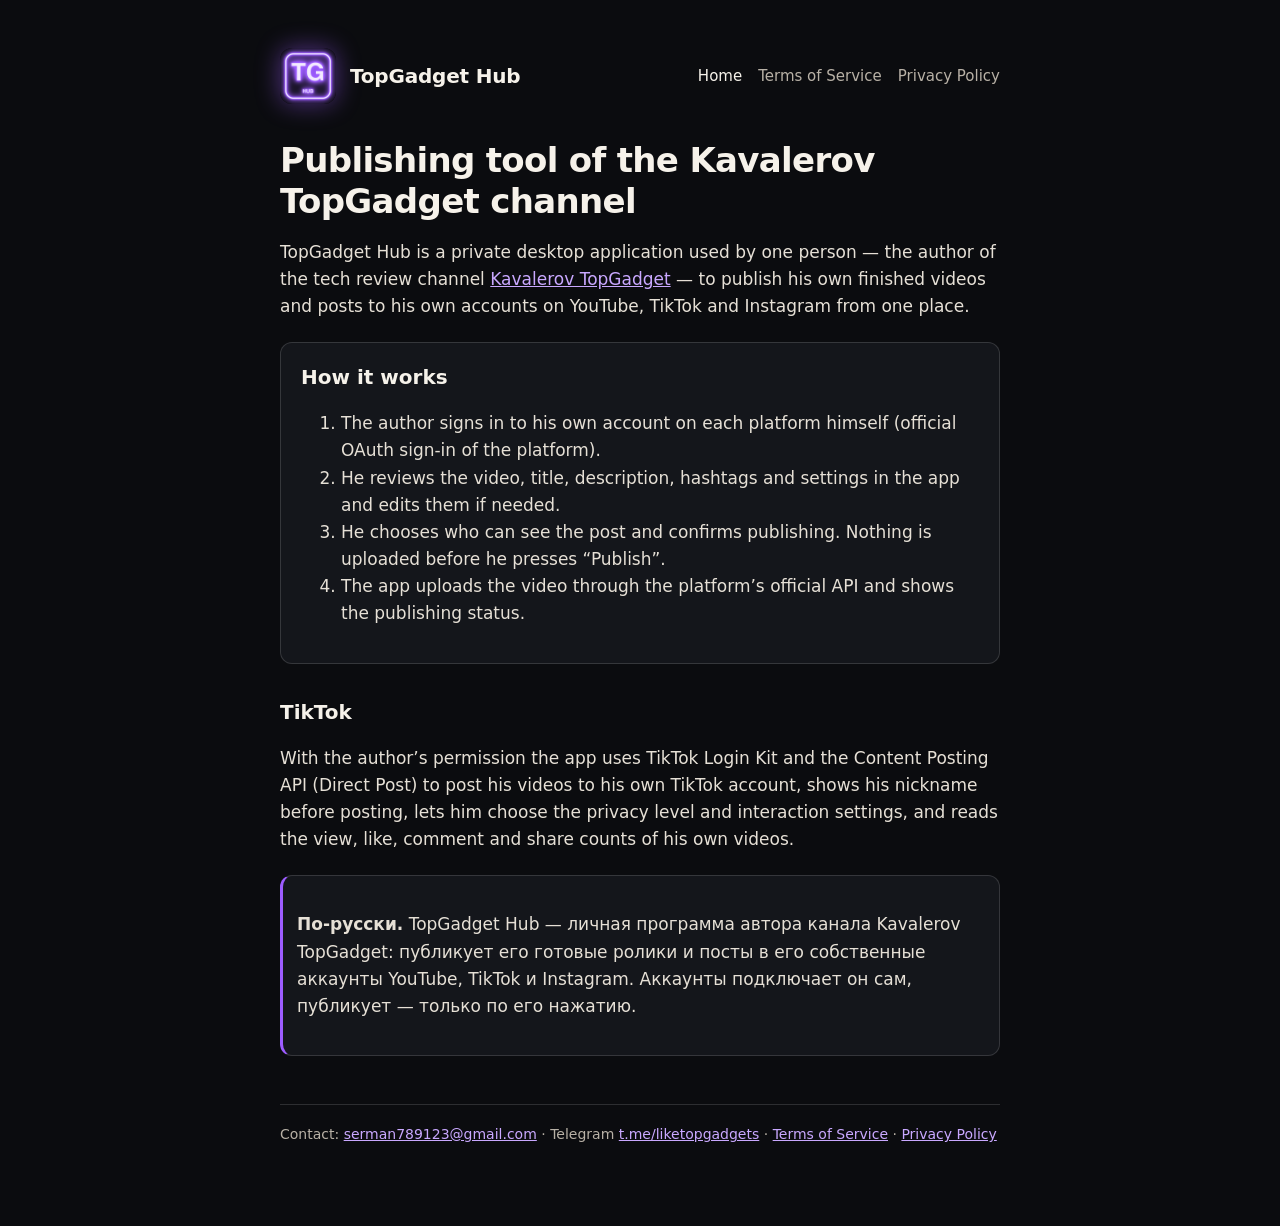
<file: index.html>
<!doctype html>
<html lang="en">
<head>
<meta charset="utf-8">
<meta name="viewport" content="width=device-width, initial-scale=1">
<title>TopGadget Hub</title>
<meta name="description" content="TopGadget Hub — the publishing tool of the Kavalerov TopGadget channel author.">
<link rel="icon" href="icon.png">
<link rel="stylesheet" href="style.css">
</head>
<body>
<main>
  <header>
    <img src="icon.png" alt="TopGadget Hub">
    <b>TopGadget Hub</b>
    <nav><a href="./" aria-current="page">Home</a><a href="terms.html">Terms of Service</a><a href="privacy.html">Privacy Policy</a></nav>
  </header>

  <h1>Publishing tool of the Kavalerov TopGadget channel</h1>
  <p>TopGadget Hub is a private desktop application used by one person — the author of the tech review channel
    <a href="https://www.youtube.com/@KavalerovTopGadget">Kavalerov TopGadget</a> — to publish his own finished videos and posts
    to his own accounts on YouTube, TikTok and Instagram from one place.</p>

  <div class="card">
    <h2 style="margin-top:0">How it works</h2>
    <ol>
      <li>The author signs in to his own account on each platform himself (official OAuth sign-in of the platform).</li>
      <li>He reviews the video, title, description, hashtags and settings in the app and edits them if needed.</li>
      <li>He chooses who can see the post and confirms publishing. Nothing is uploaded before he presses “Publish”.</li>
      <li>The app uploads the video through the platform’s official API and shows the publishing status.</li>
    </ol>
  </div>

  <h2>TikTok</h2>
  <p>With the author’s permission the app uses TikTok Login Kit and the Content Posting API (Direct Post) to post his videos to his
    own TikTok account, shows his nickname before posting, lets him choose the privacy level and interaction settings, and reads the
    view, like, comment and share counts of his own videos.</p>

  <div class="card ru">
    <p><b>По-русски.</b> TopGadget Hub — личная программа автора канала Kavalerov TopGadget: публикует его готовые ролики и посты
      в его собственные аккаунты YouTube, TikTok и Instagram. Аккаунты подключает он сам, публикует — только по его нажатию.</p>
  </div>

  <footer>Contact: <a href="mailto:serman789123@gmail.com">serman789123@gmail.com</a> · Telegram <a href="https://t.me/liketopgadgets">t.me/liketopgadgets</a> · <a href="terms.html">Terms of Service</a> · <a href="privacy.html">Privacy Policy</a></footer>
</main>
</body>
</html>
</file>
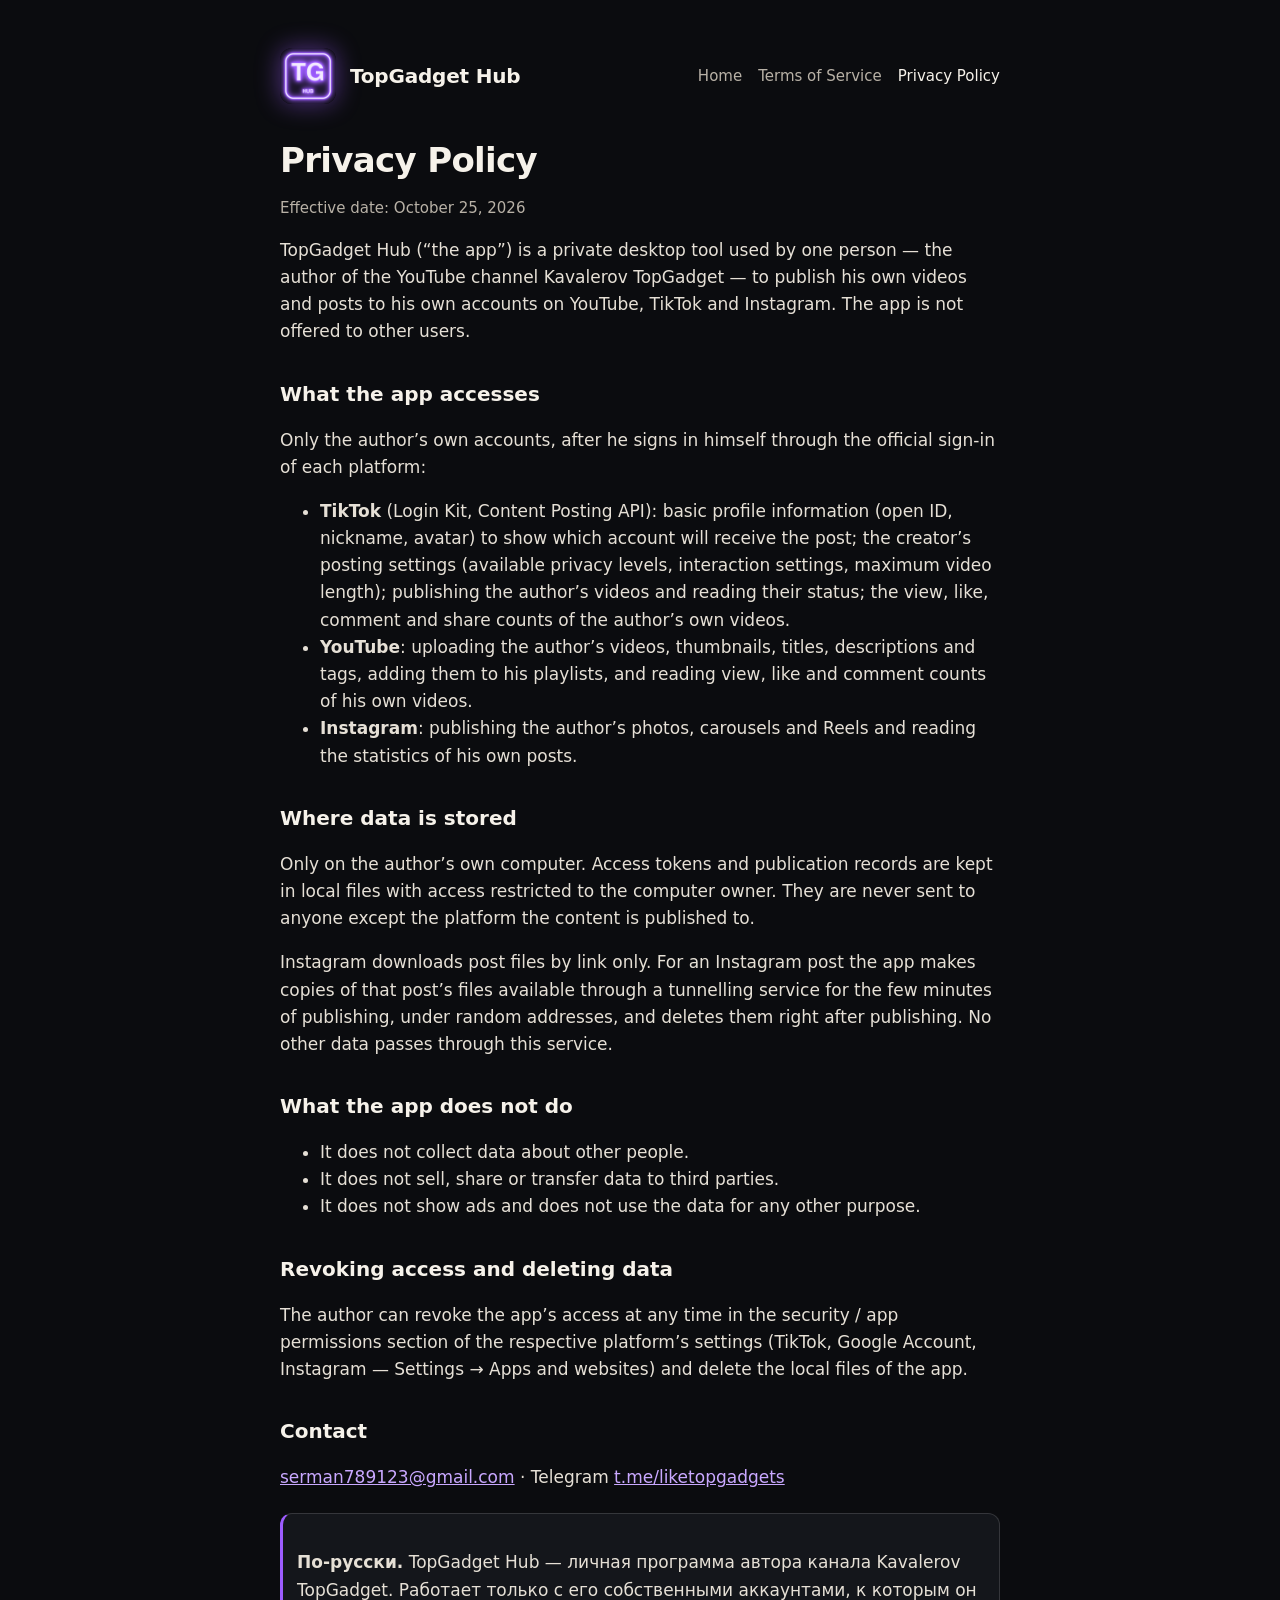
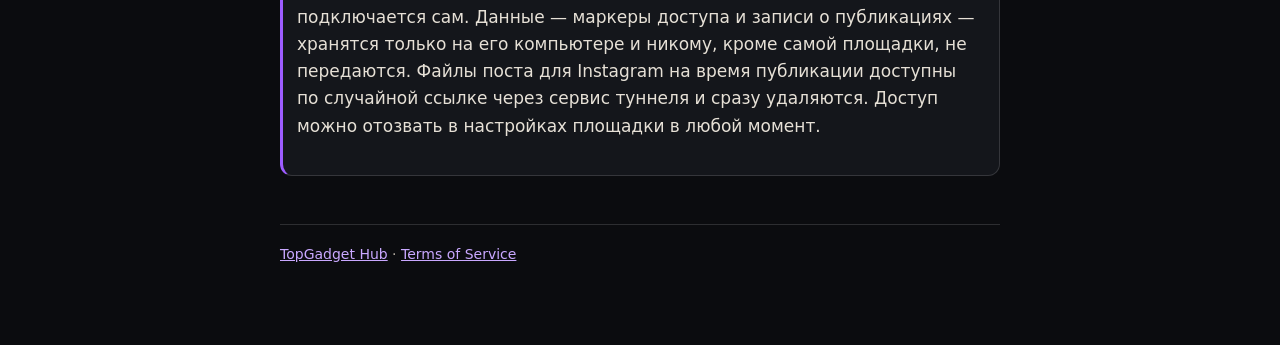
<file: privacy.html>
<!doctype html>
<html lang="en">
<head>
<meta charset="utf-8">
<meta name="viewport" content="width=device-width, initial-scale=1">
<title>Privacy Policy · TopGadget Hub</title>
<link rel="icon" href="icon.png">
<link rel="stylesheet" href="style.css">
</head>
<body>
<main>
  <header>
    <img src="icon.png" alt="TopGadget Hub">
    <b>TopGadget Hub</b>
    <nav><a href="./">Home</a><a href="terms.html">Terms of Service</a><a href="privacy.html" aria-current="page">Privacy Policy</a></nav>
  </header>

  <h1>Privacy Policy</h1>
  <p class="muted">Effective date: October 25, 2026</p>

  <p>TopGadget Hub (“the app”) is a private desktop tool used by one person — the author of the YouTube channel Kavalerov TopGadget —
    to publish his own videos and posts to his own accounts on YouTube, TikTok and Instagram. The app is not offered to other users.</p>

  <h2>What the app accesses</h2>
  <p>Only the author’s own accounts, after he signs in himself through the official sign-in of each platform:</p>
  <ul>
    <li><b>TikTok</b> (Login Kit, Content Posting API): basic profile information (open ID, nickname, avatar) to show which account
      will receive the post; the creator’s posting settings (available privacy levels, interaction settings, maximum video length);
      publishing the author’s videos and reading their status; the view, like, comment and share counts of the author’s own videos.</li>
    <li><b>YouTube</b>: uploading the author’s videos, thumbnails, titles, descriptions and tags, adding them to his playlists,
      and reading view, like and comment counts of his own videos.</li>
    <li><b>Instagram</b>: publishing the author’s photos, carousels and Reels and reading the statistics of his own posts.</li>
  </ul>

  <h2>Where data is stored</h2>
  <p>Only on the author’s own computer. Access tokens and publication records are kept in local files with access restricted to the
    computer owner. They are never sent to anyone except the platform the content is published to.</p>
  <p>Instagram downloads post files by link only. For an Instagram post the app makes copies of that post’s files available through
    a tunnelling service for the few minutes of publishing, under random addresses, and deletes them right after publishing.
    No other data passes through this service.</p>

  <h2>What the app does not do</h2>
  <ul>
    <li>It does not collect data about other people.</li>
    <li>It does not sell, share or transfer data to third parties.</li>
    <li>It does not show ads and does not use the data for any other purpose.</li>
  </ul>

  <h2>Revoking access and deleting data</h2>
  <p>The author can revoke the app’s access at any time in the security / app permissions section of the respective platform’s
    settings (TikTok, Google Account, Instagram — Settings → Apps and websites) and delete the local files of the app.</p>

  <h2>Contact</h2>
  <p><a href="mailto:serman789123@gmail.com">serman789123@gmail.com</a> · Telegram <a href="https://t.me/liketopgadgets">t.me/liketopgadgets</a></p>

  <div class="card ru">
    <p><b>По-русски.</b> TopGadget Hub — личная программа автора канала Kavalerov TopGadget. Работает только с его собственными аккаунтами,
      к которым он подключается сам. Данные — маркеры доступа и записи о публикациях — хранятся только на его компьютере и никому,
      кроме самой площадки, не передаются. Файлы поста для Instagram на время публикации доступны по случайной ссылке через сервис
      туннеля и сразу удаляются. Доступ можно отозвать в настройках площадки в любой момент.</p>
  </div>

  <footer><a href="./">TopGadget Hub</a> · <a href="terms.html">Terms of Service</a></footer>
</main>
</body>
</html>
</file>
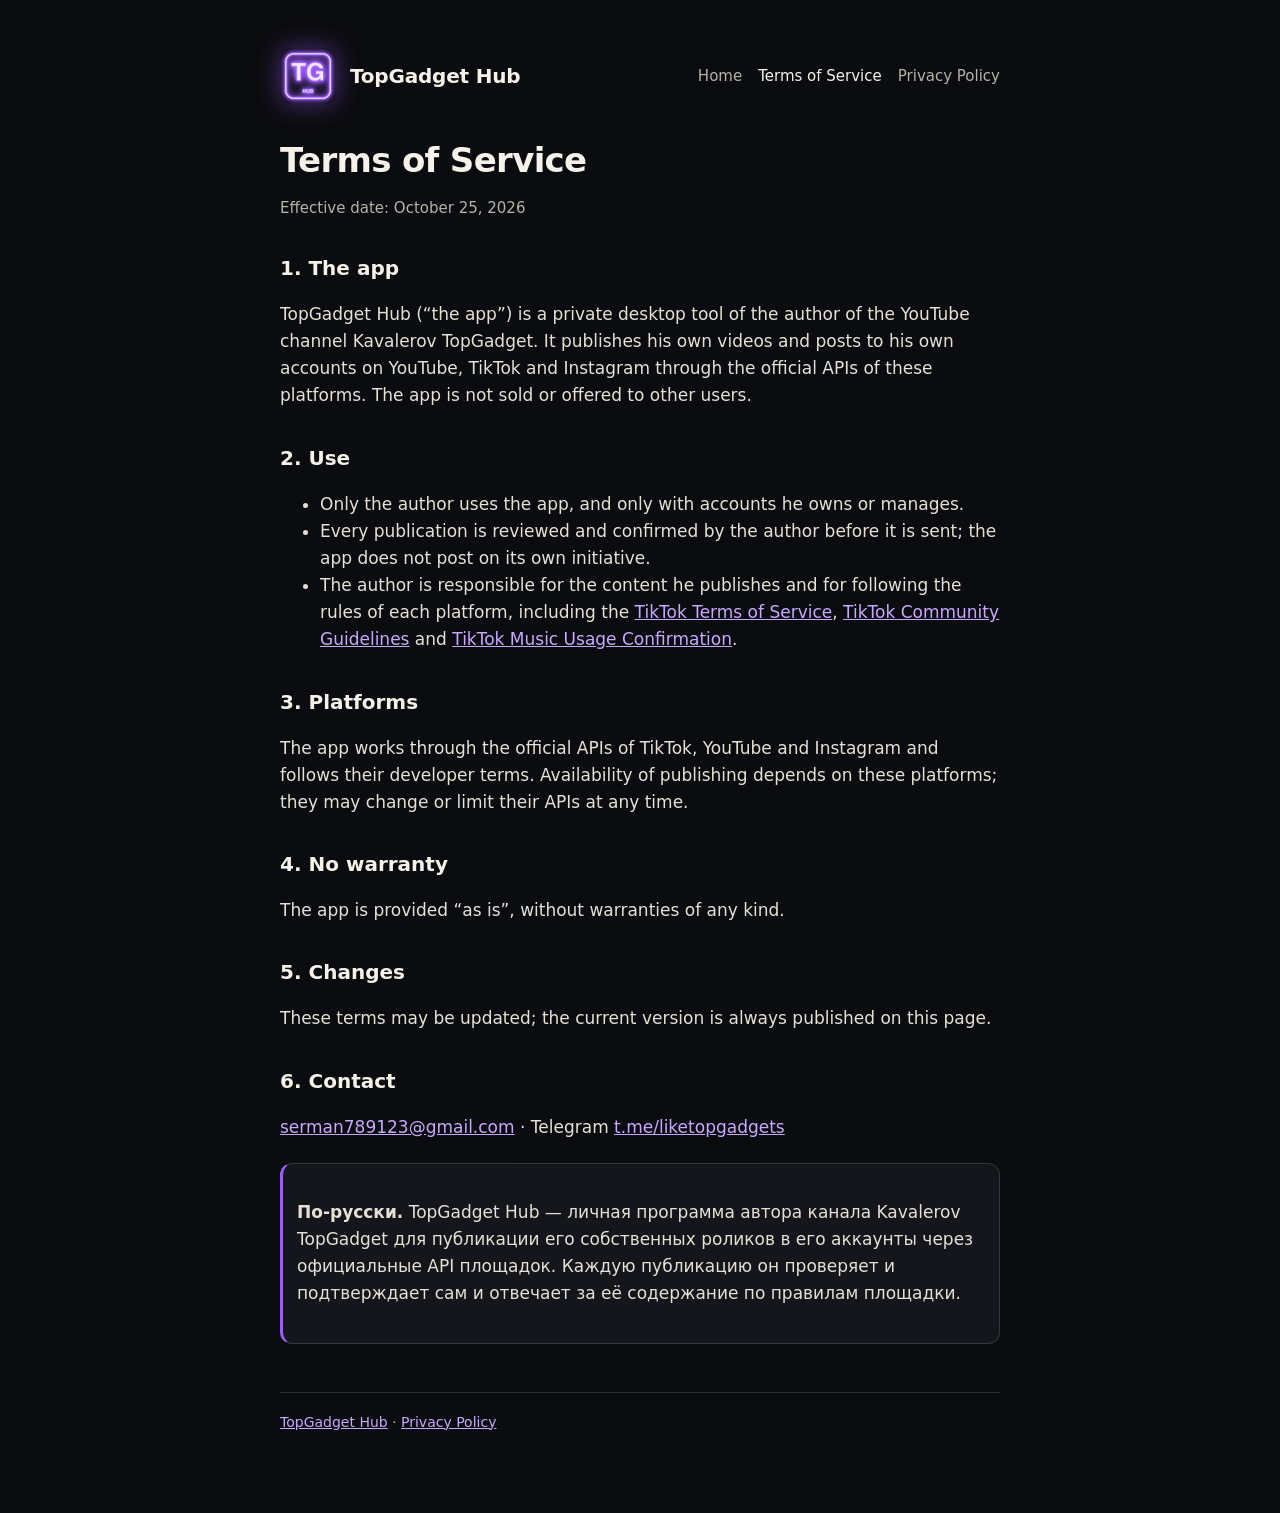
<file: terms.html>
<!doctype html>
<html lang="en">
<head>
<meta charset="utf-8">
<meta name="viewport" content="width=device-width, initial-scale=1">
<title>Terms of Service · TopGadget Hub</title>
<link rel="icon" href="icon.png">
<link rel="stylesheet" href="style.css">
</head>
<body>
<main>
  <header>
    <img src="icon.png" alt="TopGadget Hub">
    <b>TopGadget Hub</b>
    <nav><a href="./">Home</a><a href="terms.html" aria-current="page">Terms of Service</a><a href="privacy.html">Privacy Policy</a></nav>
  </header>

  <h1>Terms of Service</h1>
  <p class="muted">Effective date: October 25, 2026</p>

  <h2>1. The app</h2>
  <p>TopGadget Hub (“the app”) is a private desktop tool of the author of the YouTube channel Kavalerov TopGadget. It publishes his own
    videos and posts to his own accounts on YouTube, TikTok and Instagram through the official APIs of these platforms.
    The app is not sold or offered to other users.</p>

  <h2>2. Use</h2>
  <ul>
    <li>Only the author uses the app, and only with accounts he owns or manages.</li>
    <li>Every publication is reviewed and confirmed by the author before it is sent; the app does not post on its own initiative.</li>
    <li>The author is responsible for the content he publishes and for following the rules of each platform, including the
      <a href="https://www.tiktok.com/legal/page/global/terms-of-service/en">TikTok Terms of Service</a>,
      <a href="https://www.tiktok.com/community-guidelines">TikTok Community Guidelines</a> and
      <a href="https://www.tiktok.com/legal/page/global/music-usage-confirmation/en">TikTok Music Usage Confirmation</a>.</li>
  </ul>

  <h2>3. Platforms</h2>
  <p>The app works through the official APIs of TikTok, YouTube and Instagram and follows their developer terms. Availability of
    publishing depends on these platforms; they may change or limit their APIs at any time.</p>

  <h2>4. No warranty</h2>
  <p>The app is provided “as is”, without warranties of any kind.</p>

  <h2>5. Changes</h2>
  <p>These terms may be updated; the current version is always published on this page.</p>

  <h2>6. Contact</h2>
  <p><a href="mailto:serman789123@gmail.com">serman789123@gmail.com</a> · Telegram <a href="https://t.me/liketopgadgets">t.me/liketopgadgets</a></p>

  <div class="card ru">
    <p><b>По-русски.</b> TopGadget Hub — личная программа автора канала Kavalerov TopGadget для публикации его собственных роликов
      в его аккаунты через официальные API площадок. Каждую публикацию он проверяет и подтверждает сам и отвечает за её содержание
      по правилам площадки.</p>
  </div>

  <footer><a href="./">TopGadget Hub</a> · <a href="privacy.html">Privacy Policy</a></footer>
</main>
</body>
</html>
</file>
<file: style.css>
:root { --bg: #0B0C0F; --panel: #14161b; --text: #F6F2EA; --muted: #B8B1A6; --accent: #9D5CFF; --line: rgba(255,255,255,.14); color-scheme: dark; }
* { box-sizing: border-box; }
body { margin: 0; background: var(--bg); color: var(--text); font: 17px/1.6 -apple-system, "Segoe UI", Inter, system-ui, sans-serif; }
main { max-width: 760px; margin: 0 auto; padding: 48px 20px 80px; }
header { display: flex; align-items: center; gap: 14px; margin-bottom: 36px; }
header img { width: 56px; height: 56px; border-radius: 12px; box-shadow: 0 0 24px rgba(157, 92, 255, .45); }
header b { font-size: 20px; letter-spacing: -.01em; }
nav { margin-left: auto; display: flex; gap: 16px; font-size: 15px; }
a { color: #C9A8FF; }
nav a { color: var(--muted); text-decoration: none; }
nav a:hover, nav a[aria-current] { color: var(--text); }
h1 { font-size: 34px; line-height: 1.2; letter-spacing: -.02em; margin: 0 0 12px; }
h2 { font-size: 20px; margin: 32px 0 8px; }
p, li { color: #E6E0D6; }
.muted { color: var(--muted); font-size: 15px; }
.card { background: var(--panel); border: 1px solid var(--line); border-radius: 12px; padding: 18px 20px; margin: 22px 0; }
.ru { border-left: 3px solid var(--accent); padding-left: 14px; }
footer { margin-top: 48px; padding-top: 18px; border-top: 1px solid var(--line); color: var(--muted); font-size: 14px; }
@media (max-width: 560px) { header { flex-wrap: wrap; } nav { margin-left: 0; width: 100%; } h1 { font-size: 28px; } }
</file>
